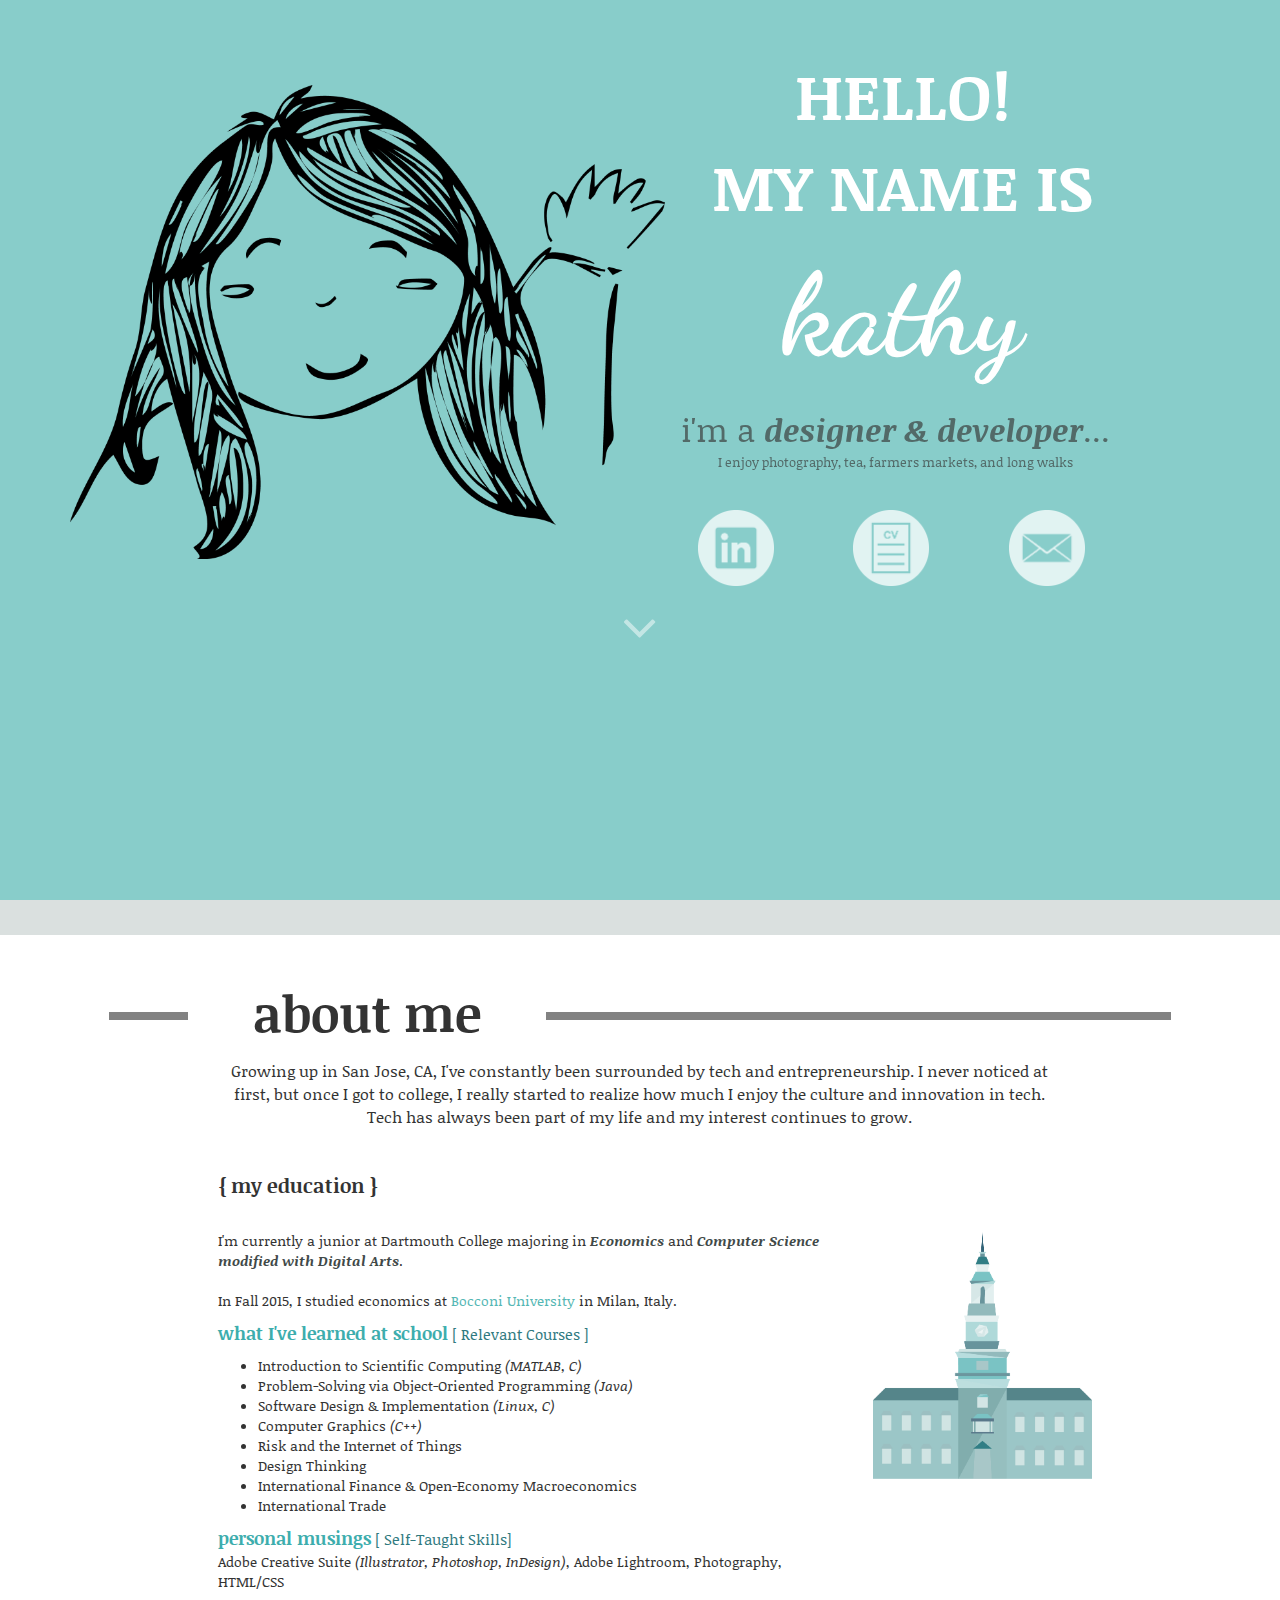
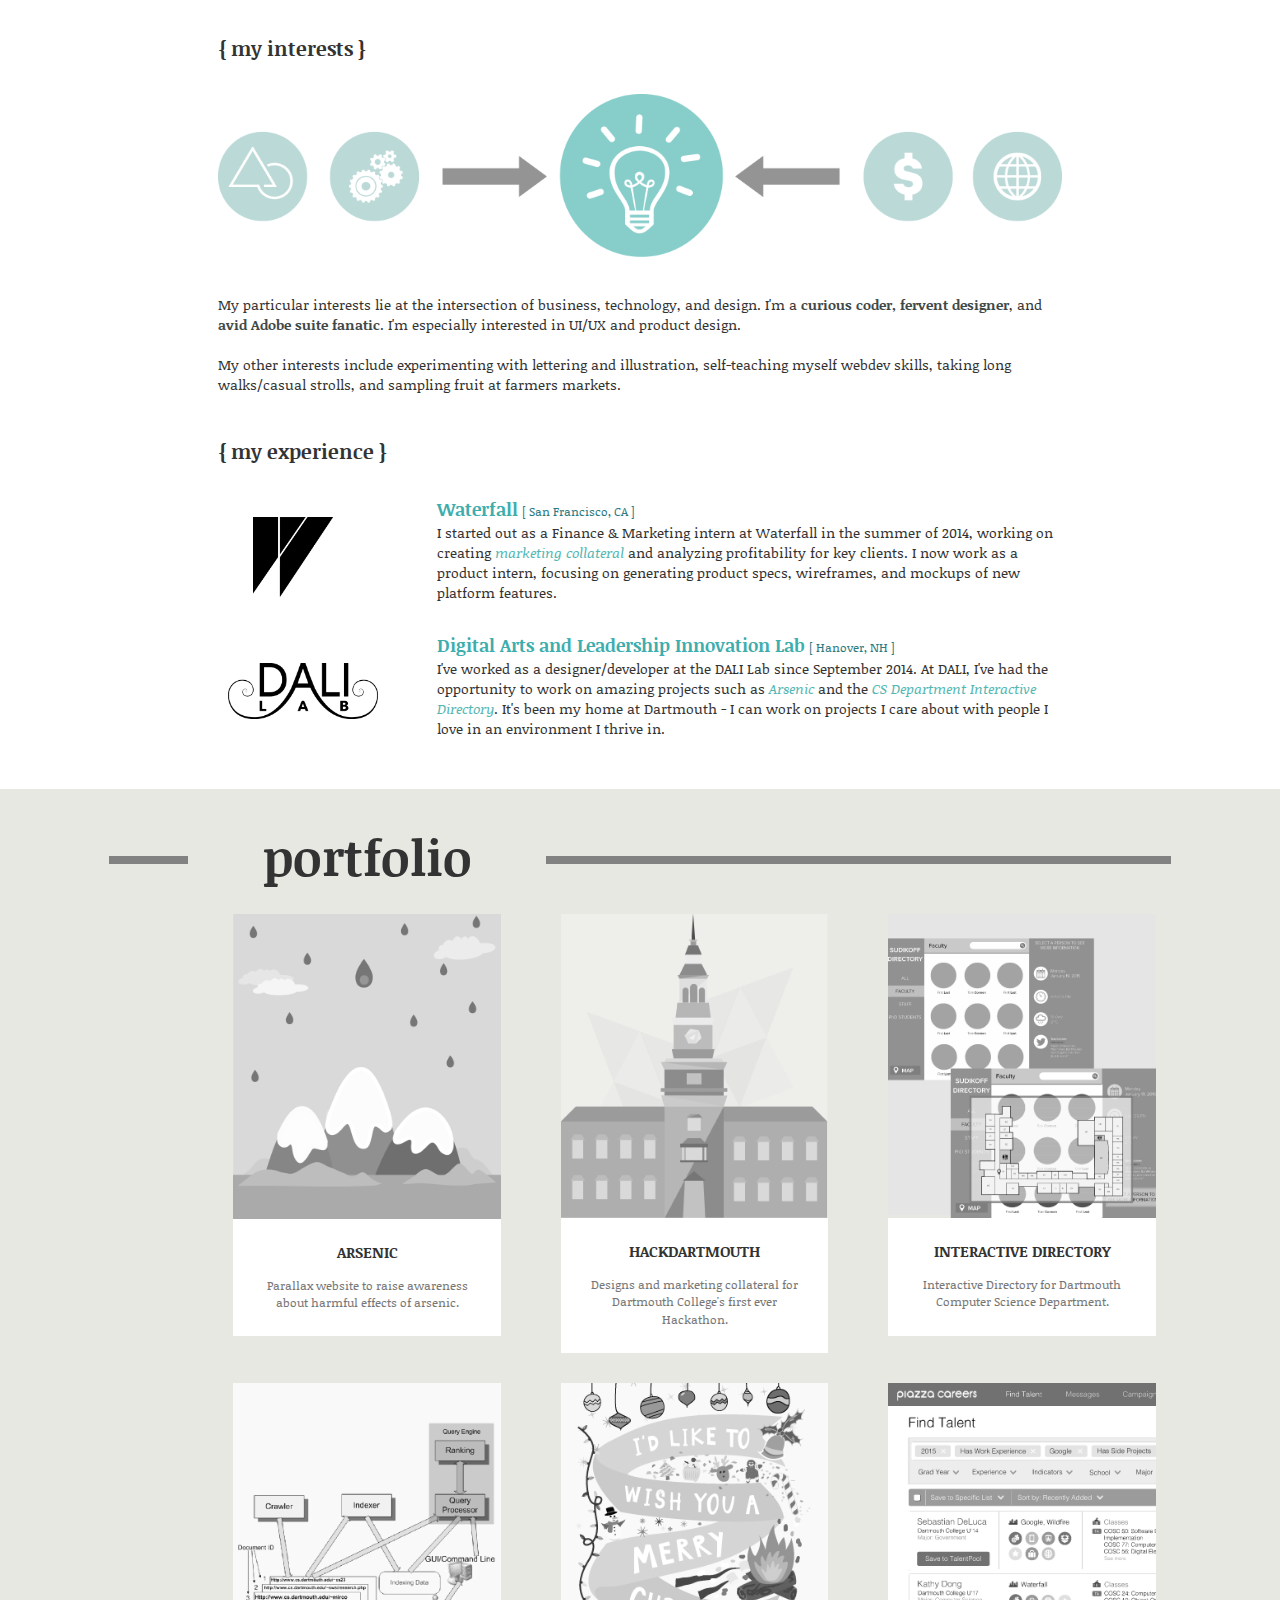
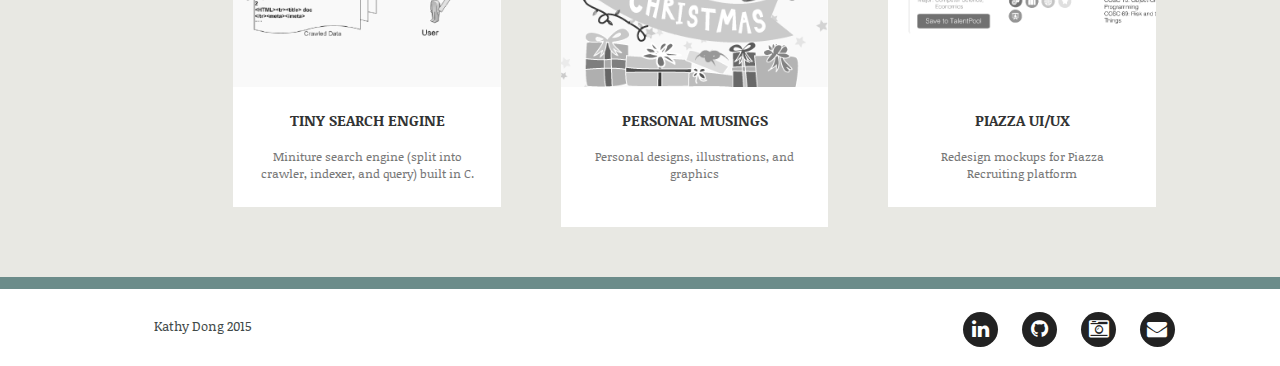
<file: index.html>
<!DOCTYPE html>
<html lang="en">
  
	<head>
    
	    <meta charset="utf-8">
	    <meta http-equiv="X-UA-Compatible" content="IE=edge">
	    <meta name="viewport" content="width=device-width, initial-scale=1">

	    <title>Kathy Dong</title>
 		<link rel="icon" type="image/png" href="assets/img/KD.png">

	    <!-- Bootstrap CSS -->
	    <link href="assets/css/bootstrap.min.css" rel="stylesheet">

	    <!-- Custom CSS stylesheet -->
		<link rel="stylesheet" type="text/css" href="assets/css/style.css">

		<!-- Custom Fonts -->
		<link rel="stylesheet" href="assets/css/font-awesome/css/font-awesome.min.css">
		<link href='http://fonts.googleapis.com/css?family=Roboto:400,300,100,500,700' rel='stylesheet' type='text/css'>
		<link href='http://fonts.googleapis.com/css?family=Noticia+Text:400,400italic,700,700italic' rel='stylesheet' type='text/css'>
		<link href='http://fonts.googleapis.com/css?family=Dancing+Script:400,700' rel='stylesheet' type='text/css'>

	</head>

	<body>
		
	<!-- HEADER -->
		<header>
		<div class="container-fluid">
			<div class="intro-text">
				<div class="row">
					<div class="col-xs-12 col-sm-12 col-md-12">
						<div class="col-xs-6 col-sm-6 col-md-6">
							<img id="header_main" src="assets/img/header_main_KD.png" class="img-responsive" alt="Responsive image" />
						</div>

						<div class="col-xs-6 col-sm-6 col-md-6">
							<div class="row intro-lead-in"> HELLO! <br> MY NAME IS 
								<p style="font-family: Dancing Script; font-size: 9vw">kathy</p> 
							</div>
							
							<div class="row intro-heading"> i'm a <span style="font-weight: 700; font-size=7vw"><em>designer & developer</em></span>... </div>

							<div class="row intro-heading" id="header_subtext"> I enjoy photography, tea, farmers markets, and long walks </div>

							<div class="row icons">
								<div class="col-xs-1"></div>
								<div class="col-xs-11">
									<div class="row">
										<div class="col-xs-4 col-sm-4">
											<a href="https://www.linkedin.com/in/kathysdong"> 
												<img class="img-responsive center-block icon_link" alt="Responsive image" id="linkedin" src="assets/img/linkedin.png" /> 
											</a>
										</div>

										<div class="col-xs-4 col-sm-4">
											<a href="documents/Resume_Kathy Dong.pdf"> 
												<img class="img-responsive center-block icon_link" alt="Responsive image" id="cv" src="assets/img/cv.png" />
											</a>
										</div>

										<div class="col-xs-4 col-sm-4">
											<a href="mailto:kathydong@gmail.com"> 
												<img class="img-responsive center-block icon_link" alt="Responsive image" id="email" src="assets/img/email.png" />
											</a>
										</div>
									</div>
								</div>
							</div>
						</div>
					</div>
				</div>
				<br><br>
				<div class="row" id = "down_arrow">
					<a href ="#about_me"><i class="fa fa-angle-down fa-4x" ></i></a>
				</div>
			</div>
    	</header>

		<div class="row">
			<div class="top_border"> </div>
		</div>

		<!-- About Me -->
		<section id="about_me">
			<div class="row"> 
				<div class="col-sm-1 col-md-1"></div>
				<div class="col-sm-1 col-md-1">
					<div class="line"></div>
				</div>

				<div class="col-sm-3 col-md-3"> 
					<h2 class="section_header"> 
						about me 
				</div>

				<div class="col-sm-6 col-md-6"> 
					<div class="line"></div>
				</div>
			</div>

			<div class="row">
				<div class="col-xs-2 col-sm-2 col-md-2"></div>
				<div class="col-xs-8 col-sm-8 col-md-8"> <p class="section_text">Growing up in San Jose, CA, I've constantly been surrounded by tech and entrepreneurship. I never noticed at first, but once I got to college, I really started to realize how much I enjoy the culture and innovation in tech. Tech has always been part of my life and my interest continues to grow. </p>
				</div>
				<div class="col-md-2"></div>
			</div>

			<!-- Education -->
			<div class="row">
				<div class="col-xs-2 col-sm-2 col-md-2"></div>
				<div class="col-xs-6 col-sm-6 col-md-6">
					<h3 class="mini_header"> { my education } </h3>
				</div>
			</div>

			<div class="row">
				<div class="col-xs-2 col-sm-2 col-md-2"></div>
				<div class="col-xs-6 col-sm-6 col-md-6"> <p class="subtext"> I'm currently a junior at Dartmouth College majoring in <em><span style="font-weight: 700; color: #414948">Economics</span></em> and <em><span style="font-weight: 700; color: #414948">Computer Science modified with Digital Arts</em></span>. 

				<br><br>In Fall 2015, I studied economics at <a href = "http://www.unibocconi.eu/wps/wcm/connect/Bocconi/SitoPubblico_EN/Navigation+Tree/Home/">Bocconi University</a> in Milan, Italy.</p>
				
					<p class="subtext"><span style="font-weight: 700; font-size: 18px; color: #3DADAD">what I've learned at school</span> <span style="font-weight: 300; font-size: 15px; color: #307A7F"> [ Relevant Courses ]</span> 
					<ul style="font-family: 'Noticia Text', Garamond, sans-serif;">
						<li>Introduction to Scientific Computing <em>(MATLAB, C)</em></li>
						<li>Problem-Solving via Object-Oriented Programming <em>(Java)</em></li>
						<li>Software Design & Implementation <em>(Linux, C)</em></li>
						<li>Computer Graphics <em>(C++)</em></li>
						<li>Risk and the Internet of Things</li>
						<li>Design Thinking</li>
						<li>International Finance & Open-Economy Macroeconomics</li>
						<li>International Trade </li>
					</ul> 

					<p class="subtext">
						<span style="font-weight: 700; font-size: 18px; color: #3DADAD">personal musings</span> <span style="font-weight: 300; font-size: 15px; color: #307A7F"> [ Self-Taught Skills]</span> 
						<br> Adobe Creative Suite <em>(Illustrator, Photoshop, InDesign)</em>, Adobe Lightroom, Photography, HTML/CSS
					</p>
				</div>
				<div class="col-xs-2 col-sm-2 col-md-2"><img class="img-responsive" id="baker_berry" src="assets/img/baker-berry.png"></div>
				<div class="col-xs-2 col-sm-2 col-md-2"></div>
			</div>

			<!-- Interests -->
			<div class="row">
				<div class="col-xs-2 col-sm-2 col-md-2"></div>
				<div class="col-xs-6 col-sm-6 col-md-6">
					<h3 class="mini_header"> { my interests } </h3>
				</div>
			</div>

			<div class="row">
				<div class="col-xs-2 col-sm-2 col-md-2"></div>
				<div class="col-xs-8 col-sm-8 col-md-8"><img class="full_interests" src="assets/img/interests.png" /></div>	
			</div>

			<div class="row">
				<div class="col-xs-2 col-sm-2 col-md-2"></div>
				<div class="col-xs-8 col-sm-8 col-md-8"> <p class="subtext">
					My particular interests lie at the intersection of business, technology, and design. I'm a <span style="font-weight: 700; color: #414948">curious coder, fervent designer</span>, and <span style="font-weight: 700; color: #414948">avid Adobe suite fanatic</span>. I'm especially interested in UI/UX and product design. 
					<br><br>
					My other interests include experimenting with lettering and illustration, self-teaching myself webdev skills, taking long walks/casual strolls, and sampling fruit at farmers markets.</p>
				</div>
				<div class="col-md-2"></div>
			</div>

			<!-- Experience -->
			<div class="row">
				<div class="col-xs-2 col-sm-2 col-md-2"></div>
				<div class="col-xs-6 col-sm-6 col-md-6">
					<h3 class="mini_header"> { my experience } </h3>
				</div>
			</div>

			<!-- experience #1 -->
			<div class="row">
				<div class="col-xs-2 col-sm-2 col-md-2"></div>
				<div class="col-xs-3 col-sm-2 col-md-2"><img class="img-responsive" id="waterfall" src="assets/img/waterfall.png"></div>
				<div class="col-xs-6 col-sm-6 col-md-6"><p class="subtext">
					<span style="font-weight: 700; font-size: 18px; color: #3DADAD">Waterfall</span>
					<span style="font-weight: 300; font-size: 12px; color: #307A7F"> [ San Francisco, CA ]</em></span> 
					<br>
					I started out as a Finance & Marketing intern at Waterfall in the summer of 2014, working on creating <a href="documents/lookbook_beverages_final.pdf"><em>marketing collateral</em></a> and analyzing profitability for key clients. I now work as a product intern, focusing on generating product specs, wireframes, and mockups of new platform features.</p>
				</div>
			</div>
			<br>
			<!-- experience #2 -->
			<div class="row">
				<div class="col-xs-2 col-sm-2 col-md-2"></div>
				<div class="col-xs-3 col-sm-2 col-md-2"><img class="img-responsive" id="dali" src="assets/img/dali.png"></div>
				<div class="col-xs-6 col-sm-6 col-md-6"><p class="subtext">
					<span style="font-weight: 700; font-size: 18px; color: #3DADAD">Digital Arts and Leadership Innovation Lab</span>
					<span style="font-weight: 300; font-size: 12px; color: #307A7F"> [ Hanover, NH ]</em></span> 
					<br>
					I've worked as a designer/developer at the DALI Lab since September 2014. At DALI, I've had the opportunity to work on amazing projects such as <a href="http://arsenic.dali.dartmouth.edu/"><em>Arsenic</em></a> and the <a href="https://github.com/dali-lab/interactive-directory"><em>CS Department Interactive Directory</em></a>. It's been my home at Dartmouth - I can work on projects I care about with people I love in an environment I thrive in. 
				</div>
			</div>

		</section>
		<br>
		<br>
		<!-- Portfolio -->
		<section id="portfolio">
			<div class="row"> 
				<br>
				<div class="col-md-1 col-lg-1"></div>
				<div class="col-md-1 col-lg-1"><div class="line"></div></div>
				<div class="col-md-3 col-lg-3"> 
					<h2 class="section_header"> portfolio </h2>
				</div>

				<div class="col-md-6 col-lg-6"> 
					<div class="line"></div>
				</div>
			</div>

			<br>
			<div class="row"> 
				<div class="col-sm-2 col-md-2"></div>

				<!-- Portfolio Item #1.1 -->
				<div class="col-xm-3 col-sm-3 col-md-3 portfolio-item">

					<a href="portfolio/arsenic.html" class="portfolio-link" data-toggle="modal">
						<div class="portfolio-hover">
							<div class="portfolio-hover-content">
								<i class="fa fa-plus fa-2x"></i>
							</div>
						</div>
						<img src="portfolio/portfolio_img/arsenic.png" class="img-responsive" alt="">
					</a>

					<div class="portfolio-caption">
                        <h4>ARSENIC</h4>
                        <p class="text-muted"><br>Parallax website to raise awareness about harmful effects of arsenic.</p>
                    </div>
                </div>

				<!-- Portfolio Item #1.2 -->
				<div class="col-xm-3 col-sm-3 col-md-3 portfolio-item">

					<a href="portfolio/hackdartmouth.html" class="portfolio-link" data-toggle="modal">
						<div class="portfolio-hover">
							<div class="portfolio-hover-content">
								<i class="fa fa-plus fa-2x"></i>
							</div>
						</div>
						<img src="portfolio/portfolio_img/hack-dartmouth.png" class="img-responsive" alt="">
					</a>
					<div class="portfolio-caption">
                        <h4>HACKDARTMOUTH</h4>
                        <p class="text-muted"><br>Designs and marketing collateral for Dartmouth College's first ever Hackathon. </p>
                    </div>

				</div>

				<!-- Portfolio Item #1.3 -->
				<div class="col-xm-3 col-sm-3 col-md-3 portfolio-item">

					<a href="portfolio/interactivedirectory.html" class="portfolio-link" data-toggle="modal">
						<div class="portfolio-hover">
							<div class="portfolio-hover-content">
								<i class="fa fa-plus fa-2x"></i>
							</div>
						</div>
						<img src="portfolio/portfolio_img/interactivedirectory.png" class="img-responsive" alt="">
					</a>
					<div class="portfolio-caption">
                        <h4>INTERACTIVE DIRECTORY</h4>
                        <p class="text-muted"><br>Interactive Directory for Dartmouth Computer Science Department. </p>
                    </div>
				</div>
			</div>

			<!-- Portfolio row 2 -->
			<div class="row"> 
				<div class="col-sm-2 col-md-2 col-lg-2"></div>

				<!-- Portfolio Item #2.1 -->
				<div class="col-xm-3 col-sm-3 col-md-3 col-lg-3 portfolio-item">

					<a href="portfolio/tse.html" class="portfolio-link" data-toggle="modal">
						<div class="portfolio-hover">
							<div class="portfolio-hover-content">
								<i class="fa fa-plus fa-2x"></i>
							</div>
						</div>
						<img src="portfolio/portfolio_img/tse.png" class="img-responsive" alt="">
					</a>

					<div class="portfolio-caption">
                        <h4>TINY SEARCH ENGINE</h4>
                        <br>
                        <p class="text-muted">Miniture search engine (split into crawler, indexer, and query) built in C. </p>
                    </div>
                </div>

				<!-- Portfolio Item #2.2 -->
				<div class="col-xm-3 col-sm-3 col-md-3 col-lg-3 portfolio-item">

					<a href="portfolio/personal-musings.html" class="portfolio-link" data-toggle="modal">
						<div class="portfolio-hover">
							<div class="portfolio-hover-content">
								<i class="fa fa-plus fa-2x"></i>
							</div>
						</div>
						<img src="portfolio/portfolio_img/personalmusings.png" class="img-responsive" alt="">
					</a>
					<div class="portfolio-caption">
                        <h4>PERSONAL MUSINGS</h4><br>
                        <p class="text-muted">Personal designs, illustrations, and graphics</p><br>
                    </div>

				</div>

				<!-- Portfolio Item #2.3 -->
				<div class="col-xm-3 col-sm-3 col-md-3 col-lg-3 portfolio-item">

					<a href="portfolio/piazzauiux.html" class="portfolio-link" data-toggle="modal">
						<div class="portfolio-hover">
							<div class="portfolio-hover-content">
								<i class="fa fa-plus fa-2x"></i>
							</div>
						</div>
						<img src="portfolio/portfolio_img/piazza.png" class="img-responsive" alt="">
					</a>
					<div class="portfolio-caption">
                        <h4>PIAZZA UI/UX</h4>
                        <br>
                        <p class="text-muted"> Redesign mockups for Piazza Recruiting platform </p>
                    </div>
				</div>
			</div>
			<br>
		</section>

		<div class="row">
			<div class="bottom_border"></div>
		</div>

		<footer>
			<div class="row">
				<div class="col-md-4"> 
					<span class="footer_text">Kathy Dong 2015 
				</div>
				<div class="col-md-4"></div>
				<div class="col-md-4">
                    <ul class="list-inline social-buttons">
                        
                        <li><a href="https://www.linkedin.com/in/kathysdong"><i class="fa fa-linkedin"></i></a>
                        </li>

                        <li><a href="https://github.com/kathydong"><i class="fa fa-github"></i></a>
                        </li>
                        
                        <li><a href="https://www.flickr.com/photos/45792484@N08/sets"><i class="fa fa-camera-retro"></i></a>
                        </li>
                        
                        <li><a href="mailto:katherine.s.dong.17@dartmouth.edu"><i class="fa fa-envelope"></i></a>
                        </li>
                        
                    </ul>
            	</div> 

				</div>
			</footer>
		</div>

	    <!-- jQuery -->
	    <script src="https://ajax.googleapis.com/ajax/libs/jquery/1.11.2/jquery.min.js"></script>
    
	    <!-- Bootstrap JavaScript -->
	    <script src="assets/js/bootstrap.min.js"></script>
	</body>
</html>
</file>
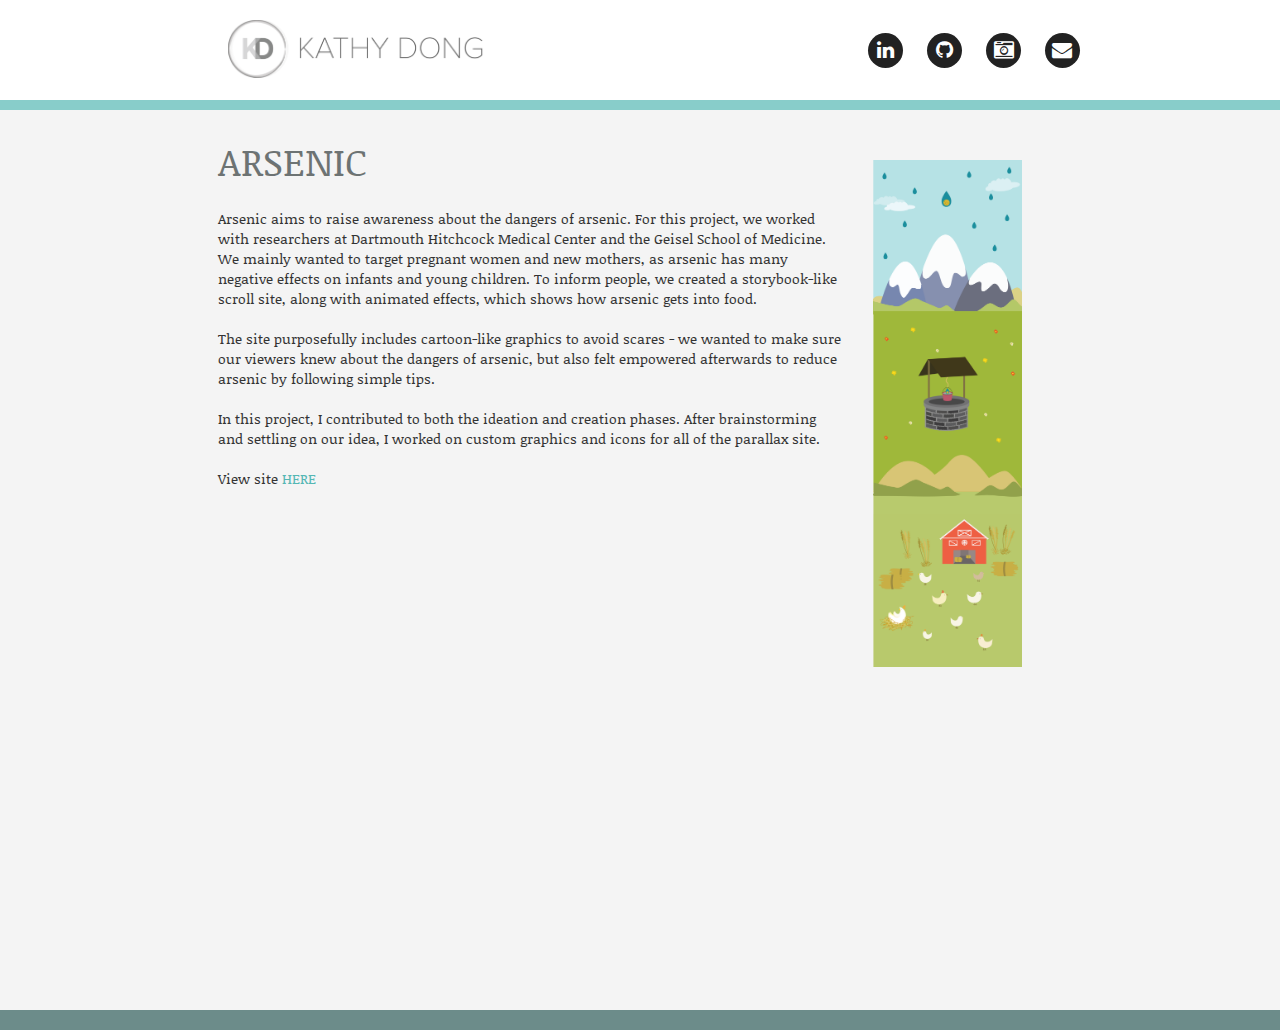
<file: portfolio/arsenic.html>
<!DOCTYPE html>
<html lang="en">
  
	<head>
    
	    <meta charset="utf-8">
	    <meta http-equiv="X-UA-Compatible" content="IE=edge">
	    <meta name="viewport" content="width=device-width, initial-scale=1">

	    <title>Kathy Dong | Arsenic</title>
 		<link rel="icon" type="image/png" href="../assets/img/KD.png">

	    <!-- Bootstrap CSS -->
	    <link href="../assets/css/bootstrap.min.css" rel="stylesheet">

	    <!-- Custom CSS stylesheet -->
		<link rel="stylesheet" type="text/css" href="../assets/css/style.css">
		<link rel="stylesheet" type="text/css" href="../assets/css/portfolio-style.css">

		<!-- Custom Fonts -->
		<link rel="stylesheet" href="../assets/css/font-awesome/css/font-awesome.min.css">
		<link href='http://fonts.googleapis.com/css?family=Roboto:400,300,100,500,700' rel='stylesheet' type='text/css'>
		<link href='http://fonts.googleapis.com/css?family=Noticia+Text:400,400italic,700,700italic' rel='stylesheet' type='text/css'>
		<link href='http://fonts.googleapis.com/css?family=Dancing+Script:400,700' rel='stylesheet' type='text/css'>

	</head>

	<div class="container-fluid">
	<body>
		<section class="portfolio header">
				<div class="row">
					<div class="portfolio_top">
						<div class="col-md-2"></div>
						<div class="col-md-4">
							<a href="../"><img class="top-logo" src="../assets/img/KD-header.png" /></a>
						</div>
						<div class="col-md-2"></div>
						<div class="col-md-4 topbar-buttons">
		                    <ul class="list-inline social-buttons">
		                        
		                        <li><a href="https://www.linkedin.com/in/kathysdong"><i class="fa fa-linkedin" style="color: #FFFFFF"></i></a>
		                        </li>

		                        <li><a href="https://github.com/kathydong"><i class="fa fa-github" style="color: #FFFFFF"></i></a>
		                        </li>
		                        
		                        <li><a href="https://www.flickr.com/photos/45792484@N08/sets"><i class="fa fa-camera-retro" style="color: #FFFFFF"></i></a>
	 	                        </li>
		                        
		                        <li><a href="mailto:katherine.s.dong.17@dartmouth.edu"><i class="fa fa-envelope" style="color: #FFFFFF"></i></a>
		                        </li>  
		                    </ul>
	                	</div>
					</div>
				</div>
			</div>
		</section>

	    <div class="row">
            <div class="portfolio_top-border"> </div>
        </div>

		<section class="portfolio_page">
			<div class="row">
				<div class="col-sm-2 col-md-2"></div>
				<div class="col-sm-6 col-md-6"> 
					<div class="title"> ARSENIC </div>
					<p class="subtext"> <br>Arsenic aims to raise awareness about the dangers of arsenic. For this project, we worked with researchers at Dartmouth Hitchcock Medical Center and the Geisel School of Medicine. We mainly wanted to target pregnant women and new mothers, as arsenic has many negative effects on infants and young children. To inform people, we created a storybook-like scroll site, along with animated effects, which shows how arsenic gets into food. 
					<br><br>The site purposefully includes cartoon-like graphics to avoid scares - we wanted to make sure our viewers knew about the dangers of arsenic, but also felt empowered afterwards to reduce arsenic by following simple tips. 
					<br><br>In this project, I contributed to both the ideation and creation phases. After brainstorming and settling on our idea, I worked on custom graphics and icons for all of the parallax site.
					<br><br> View site <a href="http://arsenic.dali.dartmouth.edu">HERE</a>
				</div>
				<div class="col-sm-3 col-md-3">
					<img src="portfolio_img/arsenic_full1.png" class="img-responsive arsenic" alt="Responsive image" />
				</div>
				<div class="col-sm-1 col-md-1"></div>
			</div>
		</section>

		<div class="row">
			<div class="portfolio_bottom"></div>
		</div>
	</body>
</html>
</file>
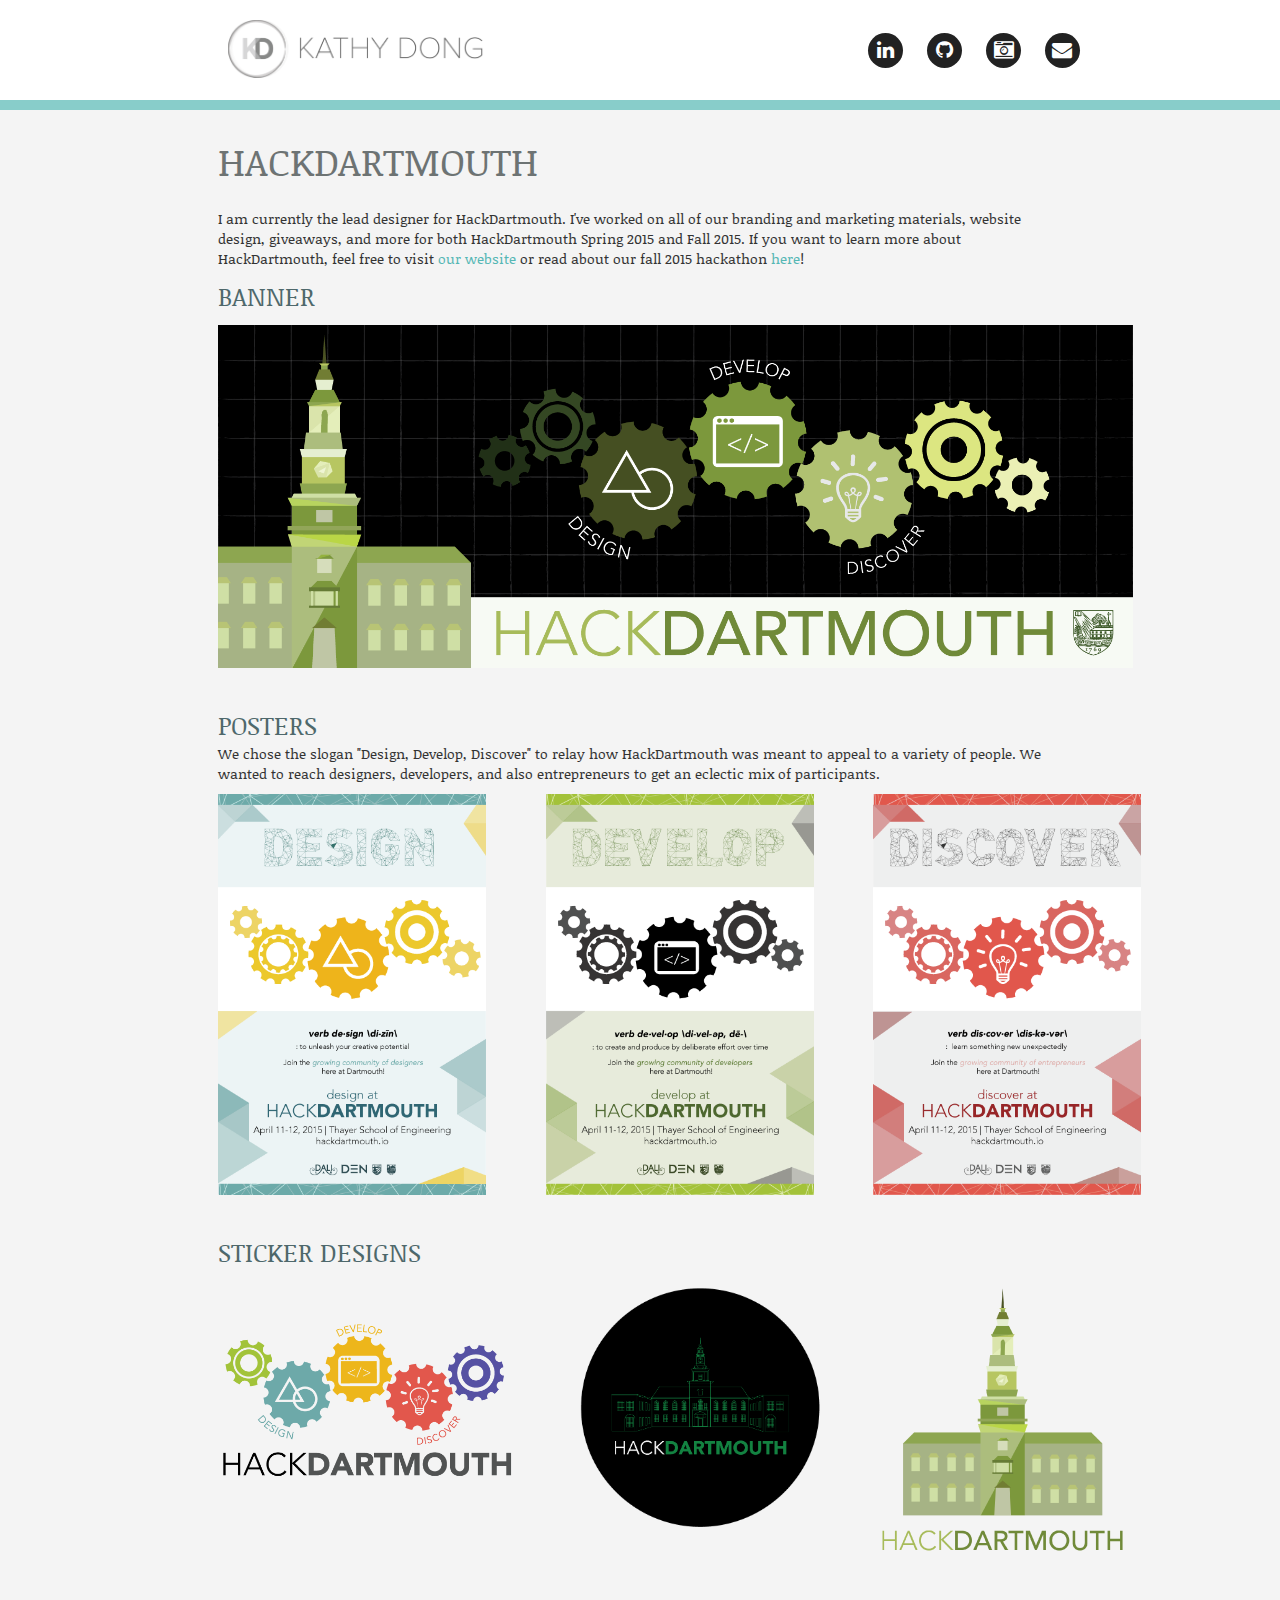
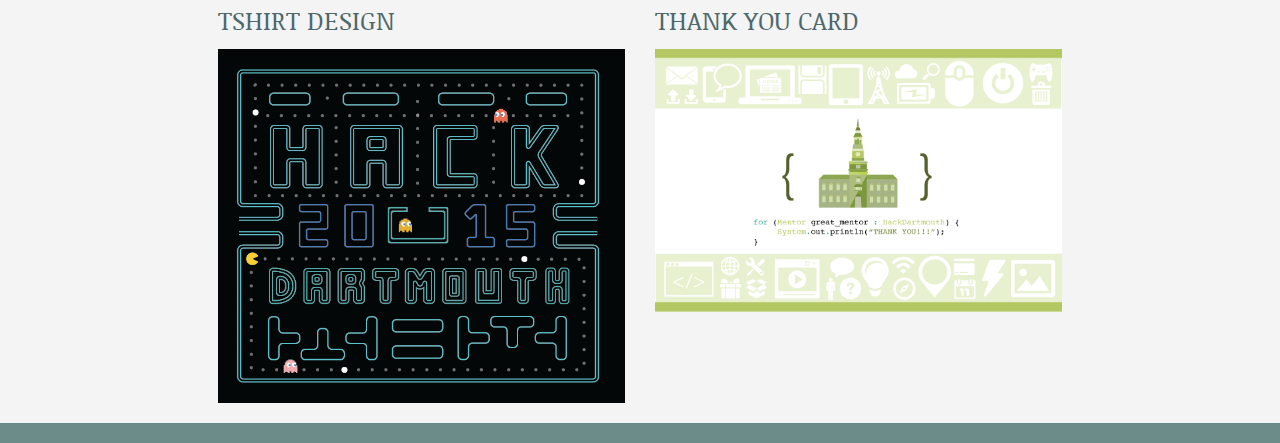
<file: portfolio/hackdartmouth.html>
<!DOCTYPE html>
<html lang="en">
  
	<head>
    
	    <meta charset="utf-8">
	    <meta http-equiv="X-UA-Compatible" content="IE=edge">
	    <meta name="viewport" content="width=device-width, initial-scale=1">

	    <title>Kathy Dong | Arsenic</title>
 		<link rel="icon" type="image/png" href="../assets/img/KD.png">

	    <!-- Bootstrap CSS -->
	    <link href="../assets/css/bootstrap.min.css" rel="stylesheet">

	    <!-- Custom CSS stylesheet -->
		<link rel="stylesheet" type="text/css" href="../assets/css/style.css">
		<link rel="stylesheet" type="text/css" href="../assets/css/portfolio-style.css">
		<link rel="stylesheet" type="text/css" href="../assets/css/portfolio-style_HackDartmouth.css">


		<!-- Custom Fonts -->
		<link rel="stylesheet" href="../assets/css/font-awesome/css/font-awesome.min.css">
		<link href='http://fonts.googleapis.com/css?family=Roboto:400,300,100,500,700' rel='stylesheet' type='text/css'>
		<link href='http://fonts.googleapis.com/css?family=Noticia+Text:400,400italic,700,700italic' rel='stylesheet' type='text/css'>
		<link href='http://fonts.googleapis.com/css?family=Dancing+Script:400,700' rel='stylesheet' type='text/css'>

	</head>

	<body>
		<section class="portfolio header">
			<div class="container-fluid">
				<div class="row">
					<div class="portfolio_top">
						<div class="col-md-2"></div>
						<div class="col-md-4">
							<a href="../"><img class="top-logo" src="../assets/img/KD-header.png" /></a>
						</div>
						<div class="col-md-2"></div>
						<div class="col-md-4 topbar-buttons">
		                    <ul class="list-inline social-buttons">
		                        
		                        <li><a href="https://www.linkedin.com/in/kathysdong"><i class="fa fa-linkedin" style="color: #FFFFFF"></i></a>
		                        </li>

		                        <li><a href="https://github.com/kathydong"><i class="fa fa-github" style="color: #FFFFFF"></i></a>
		                        </li>
		                        
		                        <li><a href="https://www.flickr.com/photos/45792484@N08/sets"><i class="fa fa-camera-retro" style="color: #FFFFFF"></i></a>
	 	                        </li>
		                        
		                        <li><a href="mailto:katherine.s.dong.17@dartmouth.edu"><i class="fa fa-envelope" style="color: #FFFFFF"></i></a>
		                        </li>
		                        
		                    </ul>
	                	</div>
					</div>
				</div>
			</div>
		</div>

		<div class="portfolio_top-border"> </div>

		<section class="portfolio_page">
			<div class="row">
				<div class="col-sm-2 col-md-2"></div>
				<div class="col-sm-8 col-md-8"> 
					<div class="title"> HACKDARTMOUTH </div>
					<p class="subtext"> <br>I am currently the lead designer for HackDartmouth. I've worked on all of our branding and marketing materials, website design, giveaways, and more for both HackDartmouth Spring 2015 and Fall 2015. If you want to learn more about HackDartmouth, feel free to visit <a href="http://hackdartmouth.io/">our website</a> or read about our fall 2015 hackathon <a href="http://now.dartmouth.edu/2015/09/hackdartmouth-ii-return-hackers">here</a>! 
				</div>
				<div class="col-sm-1 col-md-1"></div>
			</div>

			<div class="row">
				<div class="col-sm-2 col-md-2"></div>
				<div class="col-sm-8 col-md-8"> 
					<div class="subtitle">BANNER </div>
					<p class="subtext"> 
				</div>
			</div>

			<div class="row">
				<div class="col-sm-2 col-md-2"></div>
				<div class="col-sm-9 col-md-9">
					<img src="portfolio_img/HD/HD-banner.png" class="img-responsive banner" alt="Responsive image" />
				</div>
			</div>
			<br><br>
			<div class="row">
				<div class="col-sm-2 col-md-2"></div>
				<div class="col-sm-8 col-md-8"> 
					<div class="subtitle"> POSTERS </div>
					<p class="subtext"> We chose the slogan "Design, Develop, Discover" to relay how HackDartmouth was meant to appeal to a variety of people. We wanted to reach designers, developers, and also entrepreneurs to get an eclectic mix of participants.
				</div>
			</div>

			<div class="row">
				<div class="col-sm-2 col-md-2"></div>
				<div class="col-sm-3 col-md-3">
					<img src="portfolio_img/HD/HD-design.png" class="img-responsive HD_poster" alt="Responsive image" />
				</div>
				<div class="col-sm-3 col-md-3">
					<img src="portfolio_img/HD/HD-develop.png" class="img-responsive HD_poster" alt="Responsive image" />
				</div>
				<div class="col-sm-3 col-md-3">
					<img src="portfolio_img/HD/HD-discover.png" class="img-responsive HD_poster" alt="Responsive image" />
				</div>
			</div>
			<br><br>

			<!-- STICKERS -->
			<div class="row">
				<div class="col-sm-2 col-md-2"></div>
				<div class="col-sm-8 col-md-8"> 
					<div class="subtitle"> STICKER DESIGNS </div>
					<p class="subtext">
				</div>
			</div>

			<div class="row">
				<div class="col-sm-2 col-md-2"></div>
				<div class="col-sm-3 col-md-3">
					<img src="portfolio_img/HD/HD-sticker1.png" class="img-responsive" alt="Responsive image" />
				</div>
				<div class="col-sm-3 col-md-3">
					<img src="portfolio_img/HD/HD-sticker2.png" class="img-responsive" alt="Responsive image" />
				</div>
				<div class="col-sm-3 col-md-3">
					<img src="portfolio_img/HD/HD-sticker3.png" class="img-responsive" alt="Responsive image" />
				</div>
			</div>
			<br><br>

			<!-- THANK YOU CARD -->
			<div class="row">
				<div class="col-sm-2 col-md-2"></div>
				<div class="col-sm-4 col-md-4"> 
					<div class="subtitle"> TSHIRT DESIGN </div>
					<p class="subtext">
				</div>

				<div class="col-sm-4 col-md-4"> 
					<div class="subtitle"> THANK YOU CARD </div>
					<p class="subtext">
				</div>
			</div>

			<div class="row">
				<div class="col-sm-2 col-md-2"></div>
				<div class="col-sm-4 col-md-4">
					<img src="portfolio_img/HD/HD-tshirt.png" class="img-responsive" alt="Responsive image" />
				</div>

				<div class="col-sm-4 col-md-4">
					<img src="portfolio_img/HD/HD-card.png" class="img-responsive" alt="Responsive image" />
				</div>
			</div>
			<br>
		</section>

		<div class="row">
			<div class="portfolio_bottom"></div>
		</div>

	</body>
</html>
</file>
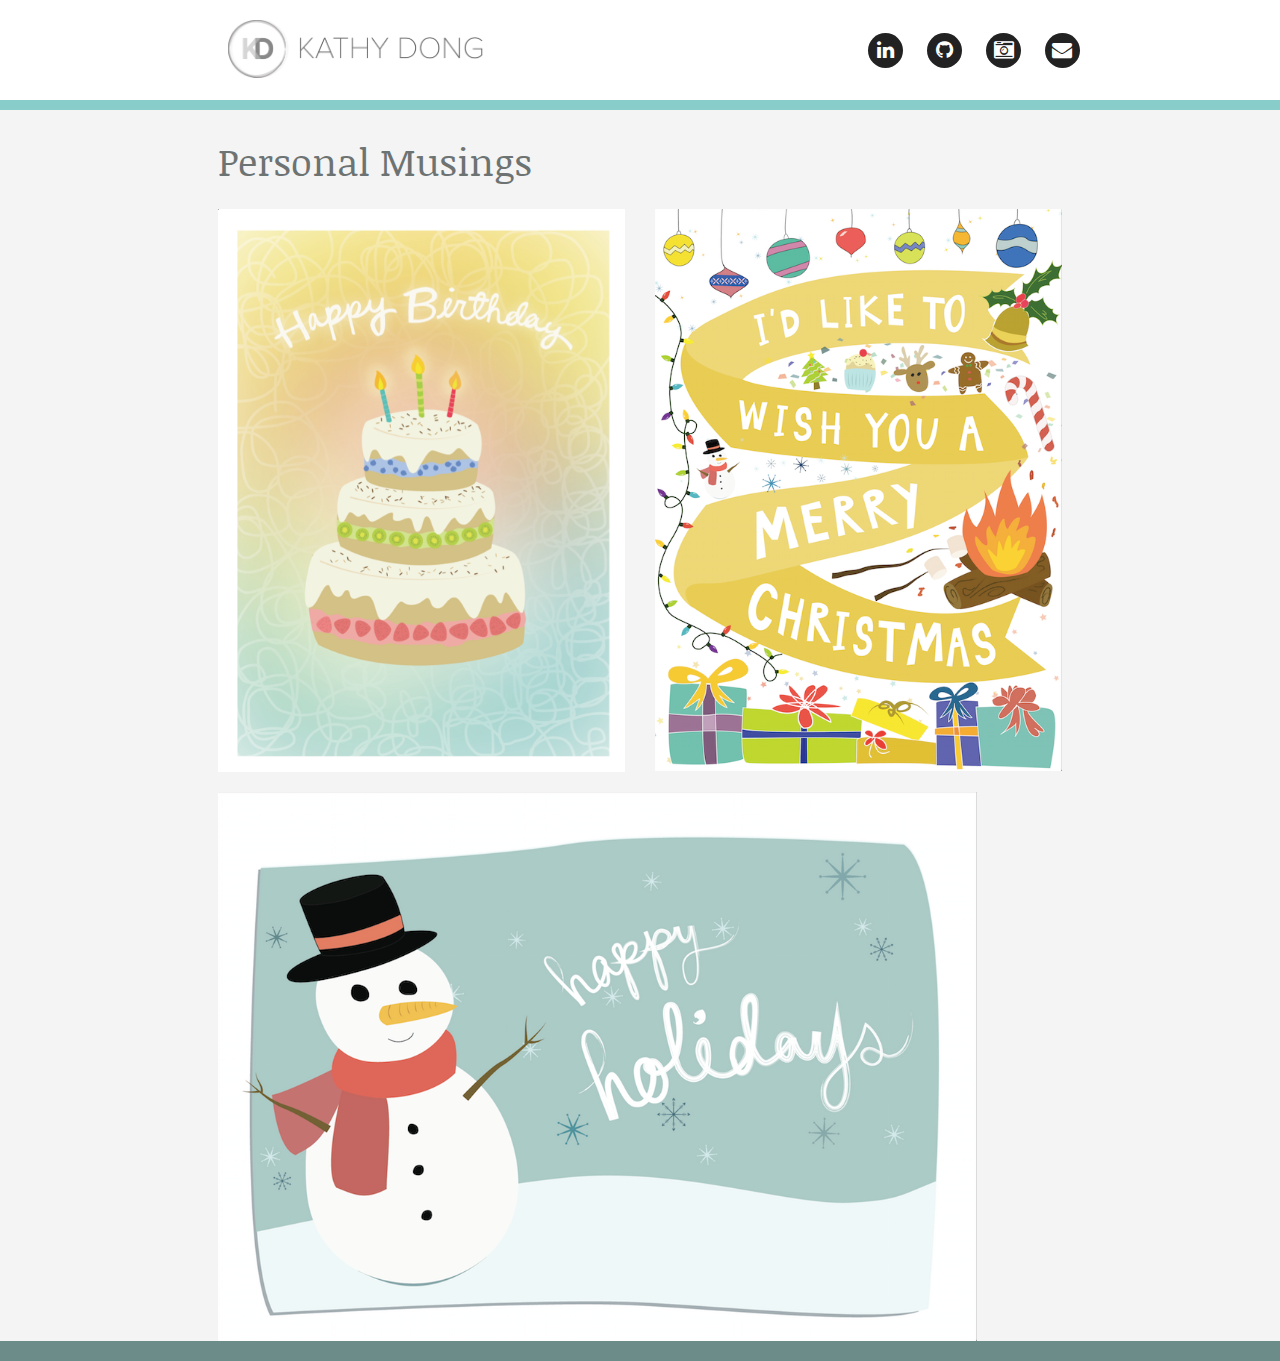
<file: portfolio/personal-musings.html>
<!DOCTYPE html>
<html lang="en">
  
    <head>
    
        <meta charset="utf-8">
        <meta http-equiv="X-UA-Compatible" content="IE=edge">
        <meta name="viewport" content="width=device-width, initial-scale=1">

        <title>Kathy Dong | Arsenic</title>
        <link rel="icon" type="image/png" href="../assets/img/KD.png">

        <!-- Bootstrap CSS -->
        <link href="../assets/css/bootstrap.min.css" rel="stylesheet">

        <!-- Custom CSS stylesheet -->
        <link rel="stylesheet" type="text/css" href="../assets/css/style.css">
        <link rel="stylesheet" type="text/css" href="../assets/css/portfolio-style.css">

        <!-- Custom Fonts -->
        <link rel="stylesheet" href="../assets/css/font-awesome/css/font-awesome.min.css">
        <link href='http://fonts.googleapis.com/css?family=Roboto:400,300,100,500,700' rel='stylesheet' type='text/css'>
        <link href='http://fonts.googleapis.com/css?family=Noticia+Text:400,400italic,700,700italic' rel='stylesheet' type='text/css'>
        <link href='http://fonts.googleapis.com/css?family=Dancing+Script:400,700' rel='stylesheet' type='text/css'>

    </head>

    <body>
        <section class="portfolio header">
            <div class="container-fluid">
                <div class="row">
                    <div class="portfolio_top">
                        <div class="col-md-2"></div>
                        <div class="col-md-4">
                            <a href="../"><img class="top-logo" src="../assets/img/KD-header.png" /></a>
                        </div>
                        <div class="col-md-2"></div>
                        <div class="col-md-4 topbar-buttons">
                            <ul class="list-inline social-buttons">
                                
                                <li><a href="https://www.linkedin.com/in/kathysdong"><i class="fa fa-linkedin" style="color: #FFFFFF"></i></a>
                                </li>

                                <li><a href="https://github.com/kathydong"><i class="fa fa-github" style="color: #FFFFFF"></i></a>
                                </li>
                                
                                <li><a href="https://www.flickr.com/photos/45792484@N08/sets"><i class="fa fa-camera-retro" style="color: #FFFFFF"></i></a>
                                </li>
                                
                                <li><a href="mailto:katherine.s.dong.17@dartmouth.edu"><i class="fa fa-envelope" style="color: #FFFFFF"></i></a>
                                </li>
                                
                            </ul>
                        </div>
                    </div>
                </div>
            </div>
        </div>

        <div class="container-fluid portfolio_top-border"> </div>
        <section class="portfolio_page">
            <div class="row">
                <div class="col-sm-2 col-md-2"></div>
                <div class="col-sm-8 col-md-8"> 
                    <div class="title"> Personal Musings </div>
                    <br>
                </div>
            </div>

            <div class="row">
                <div class="col-sm-2 col-md-2"></div>
                <div class="col-sm-4 col-md-4"> 
                    <img src = "portfolio_img/personalmusings/HBD.png" class="img-responsive" style = "width: 100%"/>
                </div>
                <div class="col-sm-4 col-md-4"> 
                    <img src = "portfolio_img/personalmusings/christmas.png" class="img-responsive" style = "width: 100%"/>
                </div>
            </div><br>
            <div class="row">
                <div class="col-sm-2 col-md-2"></div>
                <div class="col-sm-8 col-md-8"> 
                    <img src = "portfolio_img/personalmusings/snowman.png" class="img-responsive" style = "width: 90%"/>
                </div>
            </div>
        </section>        
        <div class="row">
            <div class="portfolio_bottom"></div>
        </div>
    </body>
</html>
</file>
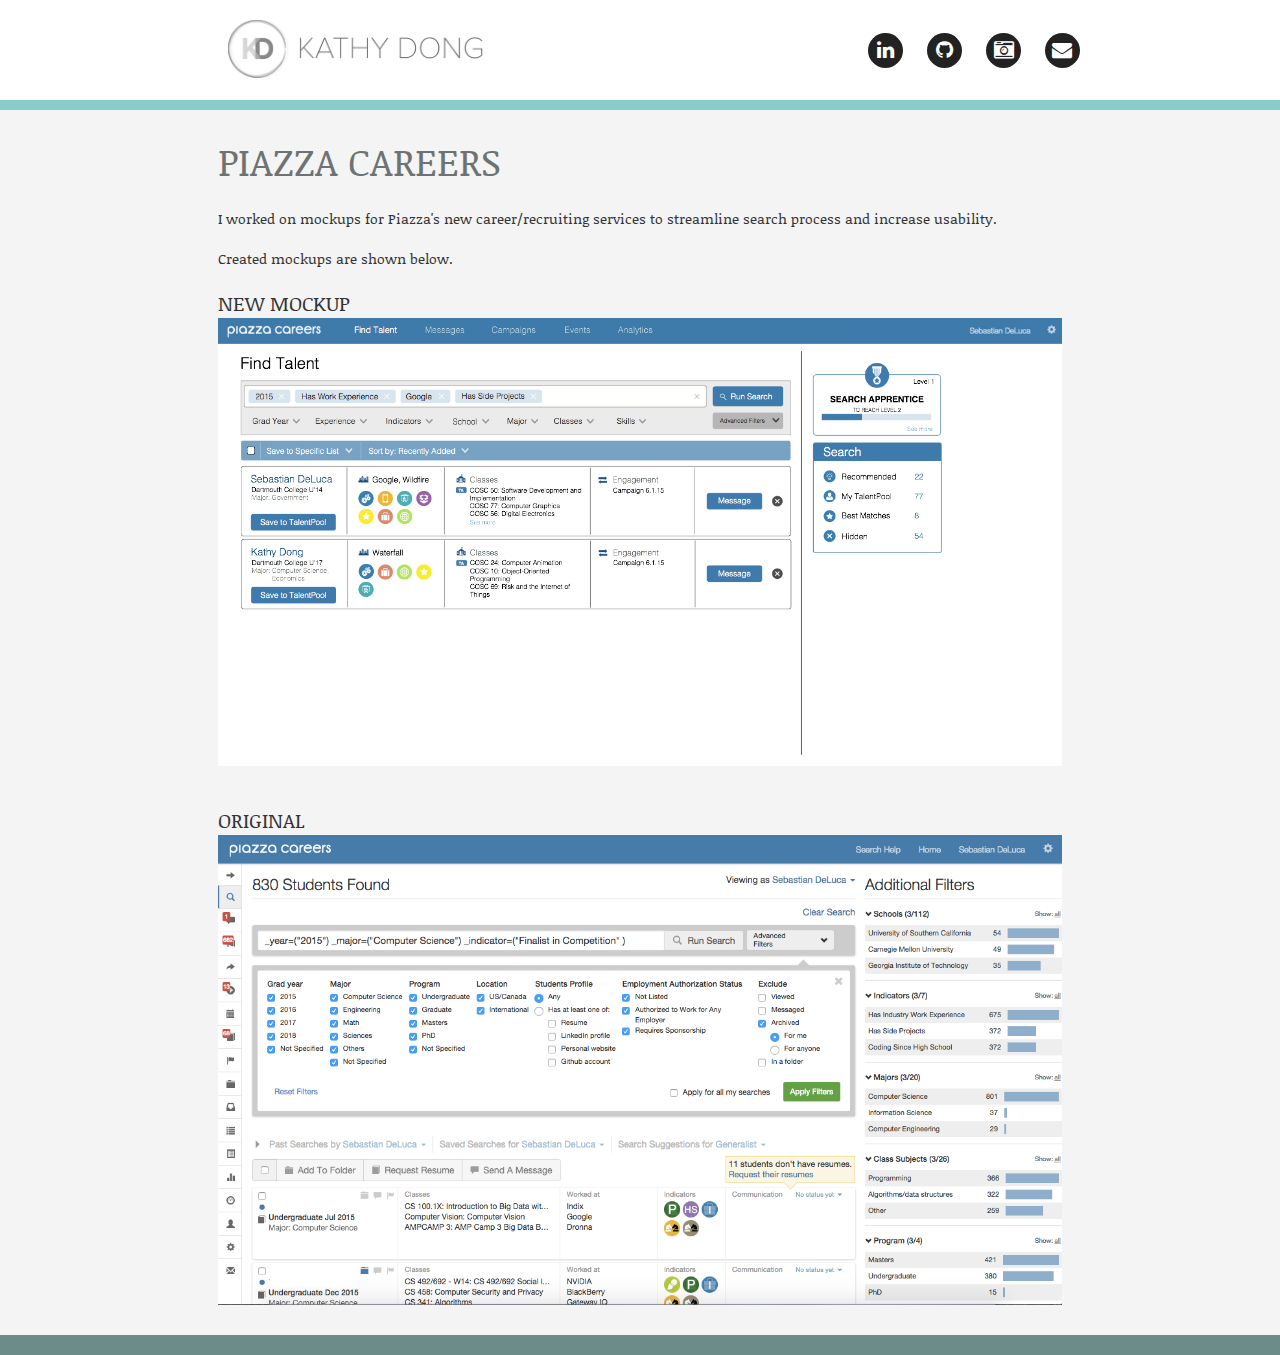
<file: portfolio/piazzauiux.html>
<!DOCTYPE html>
<html lang="en">
  
    <head>
    
        <meta charset="utf-8">
        <meta http-equiv="X-UA-Compatible" content="IE=edge">
        <meta name="viewport" content="width=device-width, initial-scale=1">

        <title>Kathy Dong | Photography</title>
        <link rel="icon" type="image/png" href="../assets/img/KD.png">

        <!-- Bootstrap CSS -->
        <link href="../assets/css/bootstrap.min.css" rel="stylesheet">

        <!-- Custom CSS stylesheet -->
        <link rel="stylesheet" type="text/css" href="../assets/css/style.css">
        <link rel="stylesheet" type="text/css" href="../assets/css/portfolio-style.css">

        <!-- Custom Fonts -->
        <link rel="stylesheet" href="../assets/css/font-awesome/css/font-awesome.min.css">
        <link href='http://fonts.googleapis.com/css?family=Roboto:400,300,100,500,700' rel='stylesheet' type='text/css'>
        <link href='http://fonts.googleapis.com/css?family=Noticia+Text:400,400italic,700,700italic' rel='stylesheet' type='text/css'>
        <link href='http://fonts.googleapis.com/css?family=Dancing+Script:400,700' rel='stylesheet' type='text/css'>

    </head>

    <body>
        <!-- HEADER -->
        <section class="portfolio header">
            <div class="container-fluid">
                <div class="row">
                    <div class="portfolio_top">
                        <div class="col-md-2"></div>
                        <div class="col-md-4">
                            <a href="../"><img class="top-logo" src="../assets/img/KD-header.png" /></a>
                        </div>
                        <div class="col-md-2"></div>
                        <div class="col-md-4 topbar-buttons">
                            <ul class="list-inline social-buttons">
                                
                                <li><a href="https://www.linkedin.com/in/kathysdong"><i class="fa fa-linkedin" style="color: #FFFFFF"></i></a>
                                </li>

                                <li><a href="https://github.com/kathydong"><i class="fa fa-github" style="color: #FFFFFF"></i></a>
                                </li>
                                
                                <li><a href="https://www.flickr.com/photos/45792484@N08/sets"><i class="fa fa-camera-retro" style="color: #FFFFFF"></i></a>
                                </li>
                                
                                <li><a href="mailto:katherine.s.dong.17@dartmouth.edu"><i class="fa fa-envelope" style="color: #FFFFFF"></i></a>
                                </li>
                                
                            </ul>
                        </div>
                    </div>
                </div>
            </div>
        </section>
        <div class="row">
            <div class="portfolio_top-border"> </div>
        </div>

        <section class="portfolio_page">
            <div class="row">
                <div class="col-sm-2 col-md-2"></div>
                <div class="col-sm-8 col-md-8"> 
                    <div class="title"> PIAZZA CAREERS </div>
                    <p class="subtext"> <br>I worked on mockups for Piazza's new career/recruiting services to streamline search process and increase usability. <br><br>Created mockups are shown below.<br><br>
                    <span style="font-weight: 300; font-size: 20px">NEW MOCKUP</span>
                    <img src="portfolio_img/piazza_search.png" class="img-responsive"><br>
                    <br>
                    <span style="font-weight: 300; font-size: 20px">ORIGINAL</span>
                    <img src="portfolio_img/piazza_search_old.png" class="img-responsive">
                </div>
            </div>
            <br>
        </section>

        <div class="row">
            <div class="portfolio_bottom"></div>
        </div>

    </body>
</html>
</file>
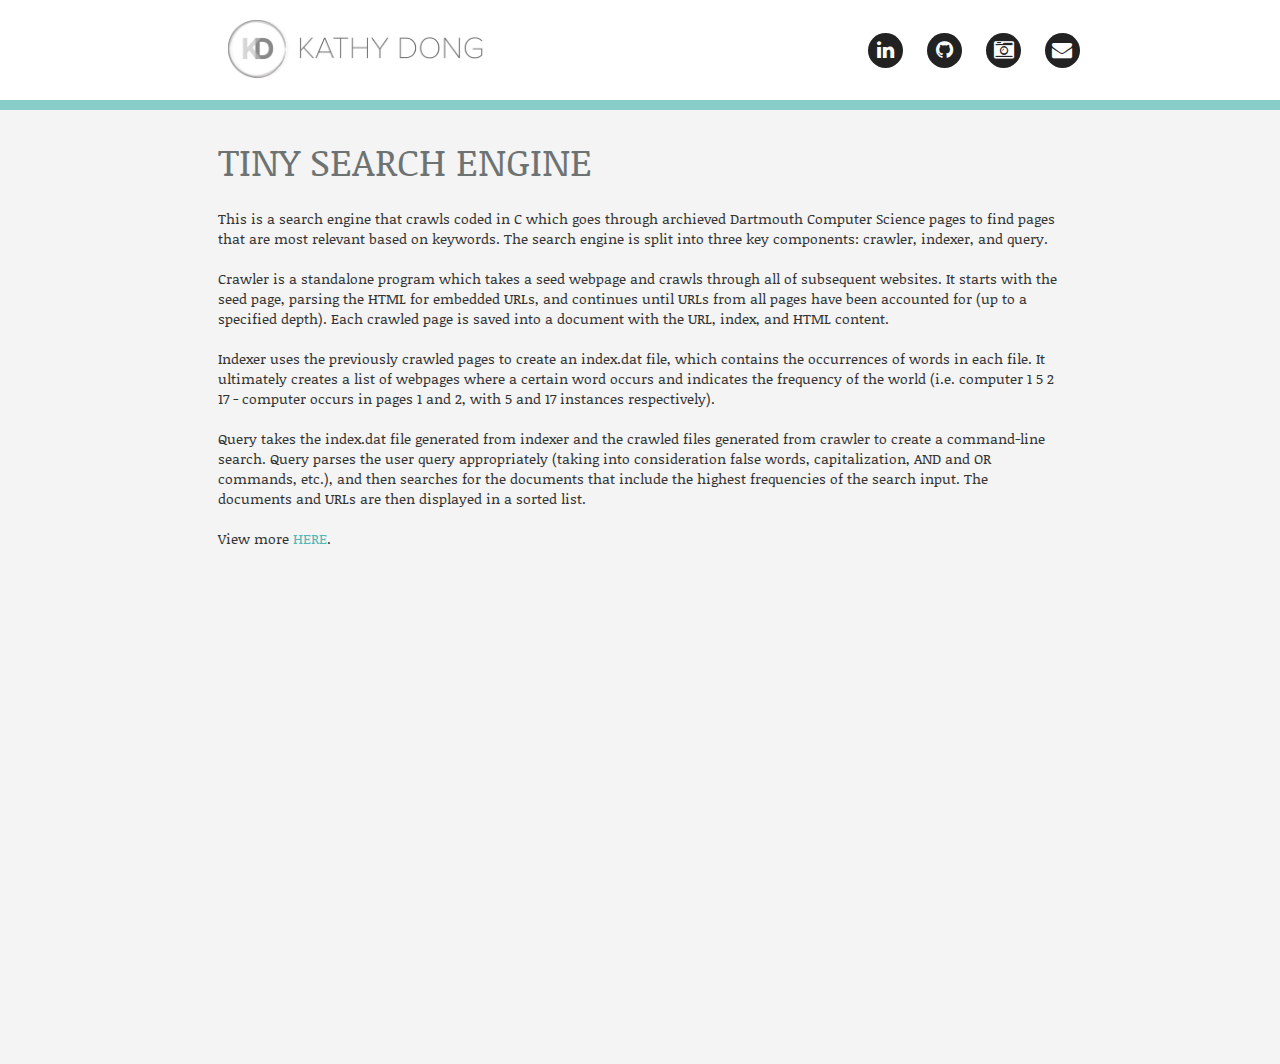
<file: portfolio/tse.html>
<!DOCTYPE html>
<html lang="en">
  
    <head>
    
        <meta charset="utf-8">
        <meta http-equiv="X-UA-Compatible" content="IE=edge">
        <meta name="viewport" content="width=device-width, initial-scale=1">

        <title>Kathy Dong | Tiny Search Engine</title>
        <link rel="icon" type="image/png" href="../assets/img/KD.png">

        <!-- Bootstrap CSS -->
        <link href="../assets/css/bootstrap.min.css" rel="stylesheet">

        <!-- Custom CSS stylesheet -->
        <link rel="stylesheet" type="text/css" href="../assets/css/style.css">
        <link rel="stylesheet" type="text/css" href="../assets/css/portfolio-style.css">

        <!-- Custom Fonts -->
        <link rel="stylesheet" href="../assets/css/font-awesome/css/font-awesome.min.css">
        <link href='http://fonts.googleapis.com/css?family=Roboto:400,300,100,500,700' rel='stylesheet' type='text/css'>
        <link href='http://fonts.googleapis.com/css?family=Noticia+Text:400,400italic,700,700italic' rel='stylesheet' type='text/css'>
        <link href='http://fonts.googleapis.com/css?family=Dancing+Script:400,700' rel='stylesheet' type='text/css'>

    </head>

    <body>
        <section class="portfolio header">
            <div class="container-fluid">
                <div class="row">
                    <div class="portfolio_top">
                        <div class="col-md-2"></div>
                        <div class="col-md-4">
                            <a href="../"><img class="top-logo" src="../assets/img/KD-header.png" /></a>
                        </div>
                        <div class="col-md-2"></div>
                        <div class="col-md-4 topbar-buttons">
                            <ul class="list-inline social-buttons">
                                
                                <li><a href="https://www.linkedin.com/in/kathysdong"><i class="fa fa-linkedin" style="color: #FFFFFF"></i></a>
                                </li>

                                <li><a href="https://github.com/kathydong"><i class="fa fa-github" style="color: #FFFFFF"></i></a>
                                </li>
                                
                                <li><a href="https://www.flickr.com/photos/45792484@N08/sets"><i class="fa fa-camera-retro" style="color: #FFFFFF"></i></a>
                                </li>
                                
                                <li><a href="mailto:katherine.s.dong.17@dartmouth.edu"><i class="fa fa-envelope" style="color: #FFFFFF"></i></a>
                                </li>
                                
                            </ul>
                        </div>
                    </div>
                </div>
            </div>
        </div>

        <div class="container-fluid portfolio_top-border"> </div>

        <section class="portfolio_page">
            <div class="row">
                <div class="col-sm-2 col-md-2"></div>
                <div class="col-sm-8 col-md-8"> 
                    <div class="title"> TINY SEARCH ENGINE </div>
                    <p class="subtext"> <br>This is a search engine that crawls coded in C which goes through archieved Dartmouth Computer Science pages to find pages that are most relevant based on keywords. The search engine is split into three key components: crawler, indexer, and query.<br><br>

                    Crawler is a standalone program which takes a seed webpage and crawls through all of subsequent websites. It starts with the seed page, parsing the HTML for embedded URLs, and continues until URLs from all pages have been accounted for (up to a specified depth). Each crawled page is saved into a document with the URL, index, and HTML content. <br><br>

                    Indexer uses the previously crawled pages to create an index.dat file, which contains the occurrences of words in each file. It ultimately creates a list of webpages where a certain word occurs and indicates the frequency of the world (i.e. computer 1 5 2 17 - computer occurs in pages 1 and 2, with 5 and 17 instances respectively). <br><br>

                    Query takes the index.dat file generated from indexer and the crawled files generated from crawler to create a command-line search. Query parses the user query appropriately (taking into consideration false words, capitalization, AND and OR commands, etc.), and then searches for the documents that include the highest frequencies of the search input. The documents and URLs are then displayed in a sorted list. <br><br>

                    View more <a href = "https://github.com/kathydong/SearchEngine"> HERE</a>.
                </div>
            </div>
            <div class="row">
                <div class="col-md-3"></div>
                <div class="col-md-4">
                    <iframe src="http://docs.google.com/gview?url=kathydong.com/documents/QueryEngineSpec.pdf&embedded=true" style="width:600px; height:500px;" frameborder="0"></iframe>
                </div>
            </div>
        </section>
    </body>
</html>
</file>
<file: assets/css/style.css>
html,body{

 	width:100%;
 	margin:auto;
 	overflow-x:hidden;
 }
 
a {
	color: #55B7B4;
}

a:hover {
	color: #FCD054;
	text-decoration: none;
    -webkit-transition: all ease .25s;
    -moz-transition: all ease .25s;
    transition: all ease .25s;
}

#down_arrow {
    text-align: center;
}

.fa-angle-down {
    color: #FFFFFF;
    opacity: .5;
}

.fa-angle-down:hover {
    opacity: 1;
}

#baker_berry {
	width: 250px;
	position: absolute;
/*	margin-top: -10%;
*/}

.top_border {
	height: 35px;
	position: relative;
	border-radius: 0px;
	background-color: #DAE0DF;
	margin-bottom: 30px;
}

.bottom_border {
	height: 12px;
	position: relative;
	border-radius: 0px;
	margin-bottom: 7px;
	background-color: #6C8C8A;
}

/* experience icon */
#dali {
	width: 150px;
	margin: 30px 0px 0px 10px;
}

/* experience icon */
#waterfall {
	width: 80px;
	margin: 20px 0px 0px 35px;
}

footer {
	height:70px;
	text-align: center;
	background-color: white;
}

footer .footer_text {
	font-size: 13px;
	line-height: 60px;
	color: #414948;
	padding-top: 25px;
	font-weight: 400;
	font-family: 'Noticia Text', 'Roboto', Garamond, sans-serif;
}

header {
	height: 100vh;
	width: 100vw;
	background-color: #88CDCA;
}

header .intro-text .intro-lead-in {
	position: relative;
	text-align: center;
	margin: 50px 100px 0px 0px;
	font-weight: bold;
	font-family: 'Noticia Text', "Roboto", Garamond;
	font-weight: 700;
	font-size: 5vw;
	color: #ffffff;
	z-index: 2;
    line-height: auto;
}

header .intro-text .intro-heading {
	position: relative;
	text-align: center;
	margin-right: 100px;
	font-family: 'Noticia Text', 'Roboto', Garamond, sans-serif;
	font-weight: 400;
	font-size: 2.5vw;
    line-height: auto;
	color: #414948;
	opacity: .75;
	z-index: 2;
}

header #header_subtext {
	font-weight: 300;
	padding-bottom: 1vw;
    line-height: auto;
	font-size: 1vw;
}

header #header_main {
	width: 700px;
	float: left;
    line-height: auto;
	position: relative;
	margin-top: 85px;
	margin-left: 40px;
	z-index: 1;
}

@media(max-width:768px) {
    header {
		height: 475px;
		background-color: #88CDCA;
	}

	header #header_main {
		width: 90%;
		float: left;
	    line-height: auto;
		position: relative;
		margin-top: 85px;
		margin-left: 30px;
		z-index: 1;
	}

	.footer_text {
		text-align: center;
	}

	.icons {
		width: 50%;
		margin-right: 25px;
	}
}

.icons {
	min-width: 100px;
	display: block;
	position: relative;
	margin-right: 100px;
}

/* icon circles 73.426 px */
.icon_link {
	width: 5.95vw;
	position: absolute;
	opacity: 0.75;
	margin: 2vw auto;
}

.icon_link:hover {
	opacity: 1;
    -webkit-transition: all ease .25s;
    -moz-transition: all ease .25s;
    transition: all ease .25s;
}

.full_interests {
	width: 100%;
	margin-bottom: 3vw;
}

.line {
	height: 8px;
    width: 100%;
    background-color: #828282;
	border-radius: 0px;
    margin-top: 47px;
	text-align: center;
}

.mini_header {
	font-family: 'Noticia Text', Garamond, serif;
	padding-bottom: 25px;
	padding-top: 15px;
	font-weight: 700;
	font-size: 20px;
	text-align: left;
}

#portfolio {
	height:100%;
	background-color: #E8E8E3;
}

/* PORTFOLIO CODE */
#portfolio .portfolio-item {
    right: 0;
    margin: 0 0 15px;
}

#portfolio .portfolio-item .portfolio-link {
    display: block;
    position: relative;
    margin: auto;
    width: 90%;
    height: 90%;
    max-width: 400px;
}

#portfolio .portfolio-item .portfolio-link .portfolio-hover {
    position: absolute;
    width: 100%;
    height: 100%;
    opacity: 0;
    -webkit-transition: all ease .5s;
    -moz-transition: all ease .5s;
    transition: all ease .5s;
    /*background: rgba(254,209,54,.9);*/ /* Fallback when no plugin support */
/*    background: rgba(161,209,206,.9); 
    background: rgba(#B3DDDA, .9);*/
    background: white;
    /* #FCD054 */
}

/* 4.507 in x 5.1362 in */
#portfolio .portfolio-item .portfolio-link {
    max-height: 400px;
    display:block;
    -webkit-filter: grayscale(100%); 
    filter: grayscale(100%);
    margin:auto;
}

#portfolio .portfolio-item .portfolio-link:hover{
    max-height: 400px;
    display:block;
    -webkit-filter: none; 
    margin:auto;
}

/*#portfolio .portfolio-item .portfolio-link .portfolio-hover:hover {
    opacity: 0.50;
}*/

#portfolio .portfolio-item .portfolio-link .portfolio-hover .portfolio-hover-content {
    position: absolute;
    top: 50%;
    width: 100%;
    height: 20px;
    margin-top: -12px;
    text-align: center;
    font-size: 20px;
    color: black;
}

#portfolio .portfolio-item .portfolio-caption {
    margin: 0 auto;
    padding: 25px;
    width: 90%;
    height: 90%;
    max-width: 400px;
    text-align: center;
    background-color: #fff;
}

#portfolio .portfolio-item .portfolio-caption h4 {
    margin: 0;
    font-family: 'Noticia Text', 'Roboto', Garamond, sans-serif;
    font-weight: 700;
    font-size: 15px;
    text-transform: none;
}

#portfolio .portfolio-item .portfolio-caption p {
    margin: 0;
    font-family: 'Noticia Text', 'Roboto', Garamond, sans-serif;
    font-size: 12px;
    font-style: normal;
}

#portfolio .portfolio-item .portfolio-caption .type {
    margin: 0;
    font-family: 'Noticia Text', 'Roboto', Garamond, sans-serif;
    font-size: 12px;
    font-style: italic;
}

#portfolio * {
    z-index: 2;
}

@media(min-width:767px) {
    #portfolio .portfolio-item {
        margin: 0 0 30px;
    }
}

.section_header {
	font-family: 'Noticia Text', Garamond, serif;
	font-weight: 700;
	font-size: 50px;
	text-align: center;
}

.section_text {
	margin-top: 10px;
	text-align: center;
    font-family: 'Noticia Text', Garamond, serif;
	font-weight: 300;
	font-size: 16px;
}

.subtext {
	text-align: left;
	font-family: 'Noticia Text', Garamond, serif;
	font-weight: 400;
	font-size: 14px;
}

.topbar-buttons {
	margin-top: 17px;
}

ul.social-buttons {
/*	float: right;
*/    margin-top: 16px;
/*    margin-right: 60px;
*/}

ul.social-buttons li a {
    display: block;
    width: 35px;
    height: 35px;
    border-radius: 100%;
    font-size: 20px;
    line-height: 35px;
    margin-right: 10px;
    text-align: center;
    outline: 0;
    color: #ffffff;
    background-color: #222;
    -webkit-transition: all .3s;
    -moz-transition: all .3s;
    transition: all .3s;
}

ul.social-buttons li a:hover {
    background-color: #87C1BC;
}

.btn:focus,
.btn:active,
.btn.active,
.btn:active:focus {
    outline: 0;
}

*::selection {
  background: #F7E181;
}

*::-moz-selection {
  background: #F7E181;
}

*::-webkit-selection {
  background: #F7E181;
}
</file>
<file: assets/css/portfolio-style.css>
/*
 * PORTFOLIO CSS
 * css stylization for portfolio pages
 */

 html,body{

 	width:100%;
 	margin:auto;
 	overflow-x:hidden;

 }

#wrapper {
	min-height:100%;
	position:relative;
}

.arsenic {
	width: 50%;
	margin: 50px 0px 50px 0px;
}

.portfolio_bottom {
	height: 20px;
	width: 100%;
	position: relative;
	border-radius: 0px;
	background-color: #6C8C8A;
}

.header-font {
	position: relative;
	margin-top: 25px;
	margin-left: -15px;
	font-family: 'Roboto';
	color: #686868;
	font-weight: 100;
	font-size: 20px;
}

.portfolio_page {
	min-height: 100vh;
	width: 100%;
	background-color: #F4F4F4;
}

.portfolio_top {
	position: relative;
	height: 100px;
	min-height: 100px;
	width: 100%;
	background-color: #FFFFFF;
}

.portfolio_top-border {
	position: relative;
	height:10px;
	width: 100%;
	background-color: #88CDCA;
}

.title {
	margin-top: 25px;
	position: relative;
	margin-right: 100px;
	font-family: 'Noticia Text', 'Roboto', Garamond, sans-serif;
	font-weight: 400;
	font-size: 38px;
    line-height: auto;
	color: #414948;
	opacity: .75;
	z-index: 2;
}

.subtitle {
	position: relative;
	font-family: 'Noticia Text', 'Roboto', Garamond, sans-serif;
	font-weight: 400italic;
	font-size: 25px;
	color: #4E686B;
}

.top-logo {
	margin-top: 20px;
	width: 20vw;
}

@media(max-width:1000px) {
	.portfolio_top {
		height: 125px;
	}

	.arsenic {
		width: 50%;
		margin: 50px;
	}

	.title {
		font-size: 30px;
	}
}


*::selection {
  background: #F9DE6B;
}

*::-moz-selection {
  background: #F9DE6B;
}

*::-webkit-selection {
  background: #F9DE6B;
}
</file>
<file: assets/css/portfolio-style_HackDartmouth.css>
.HD_poster {
 	width: 90%;
}

.banner {
 	width: 96%;
}
</file>
